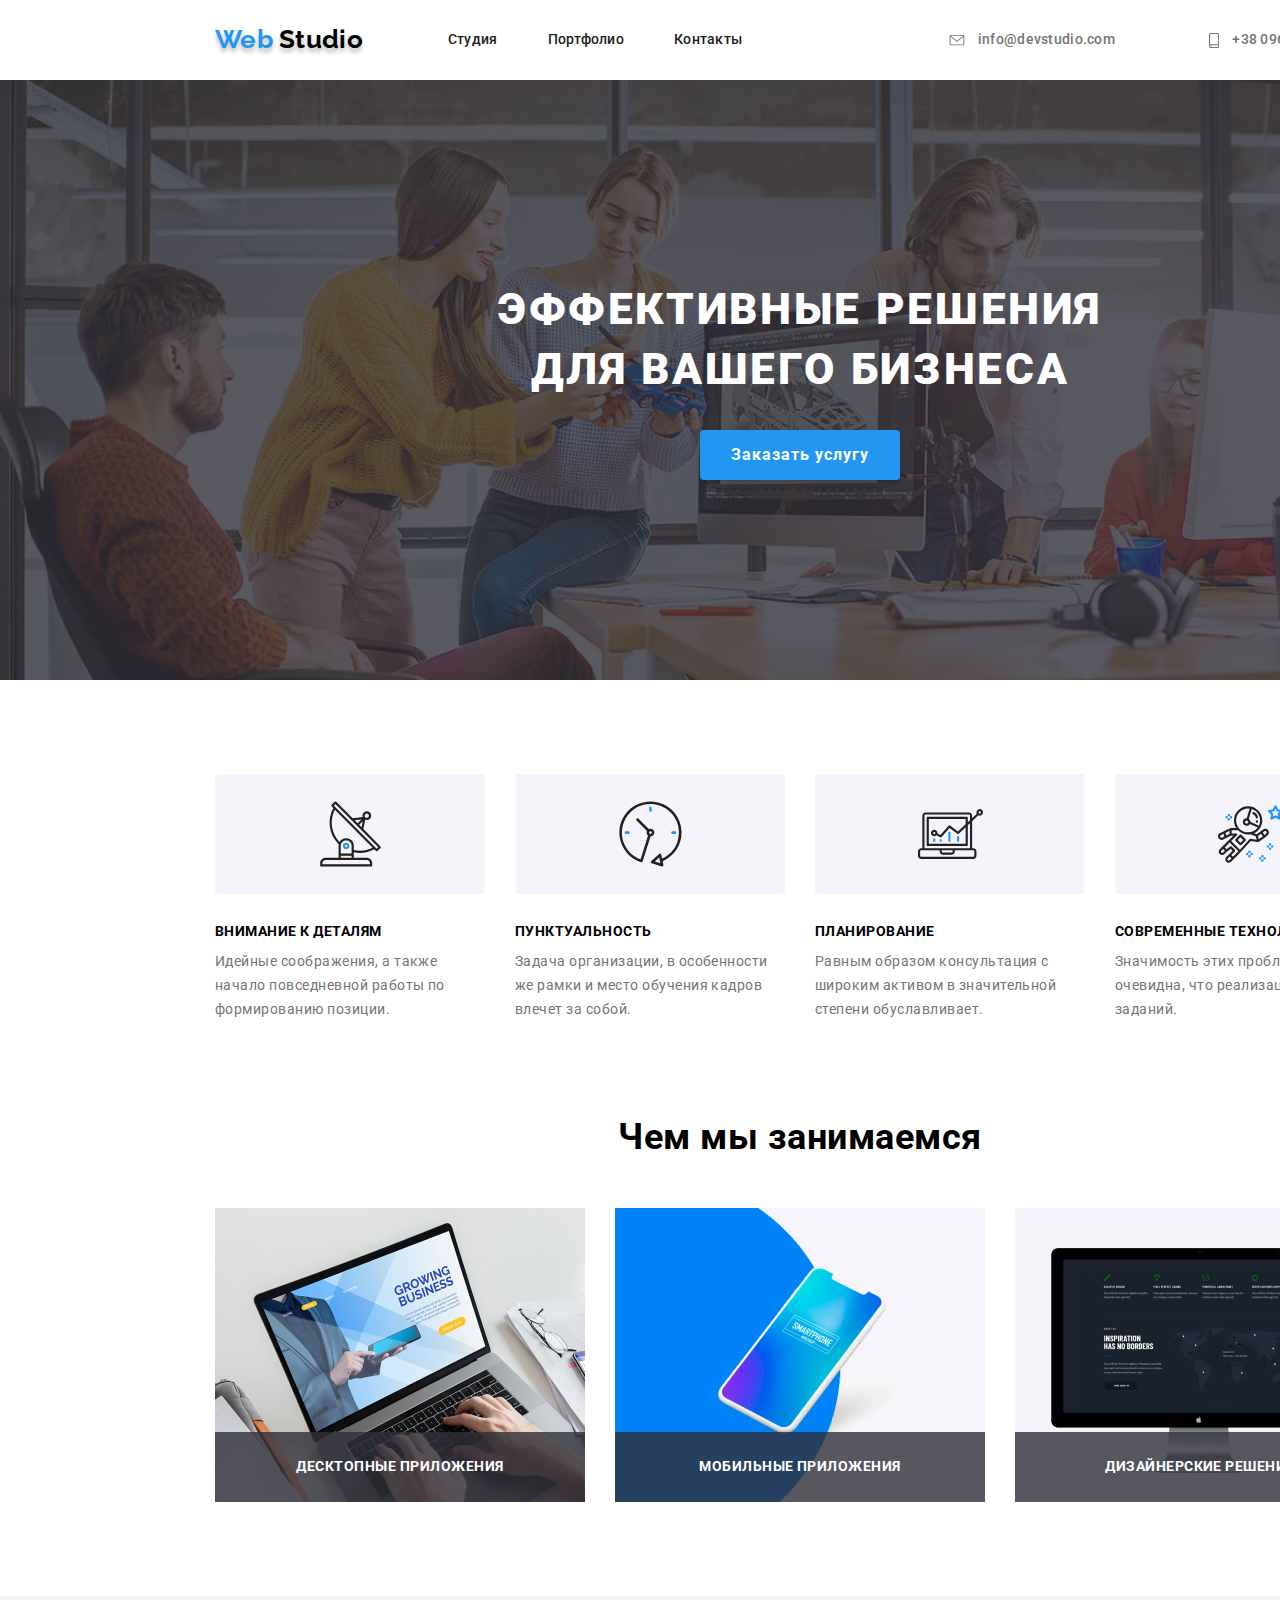
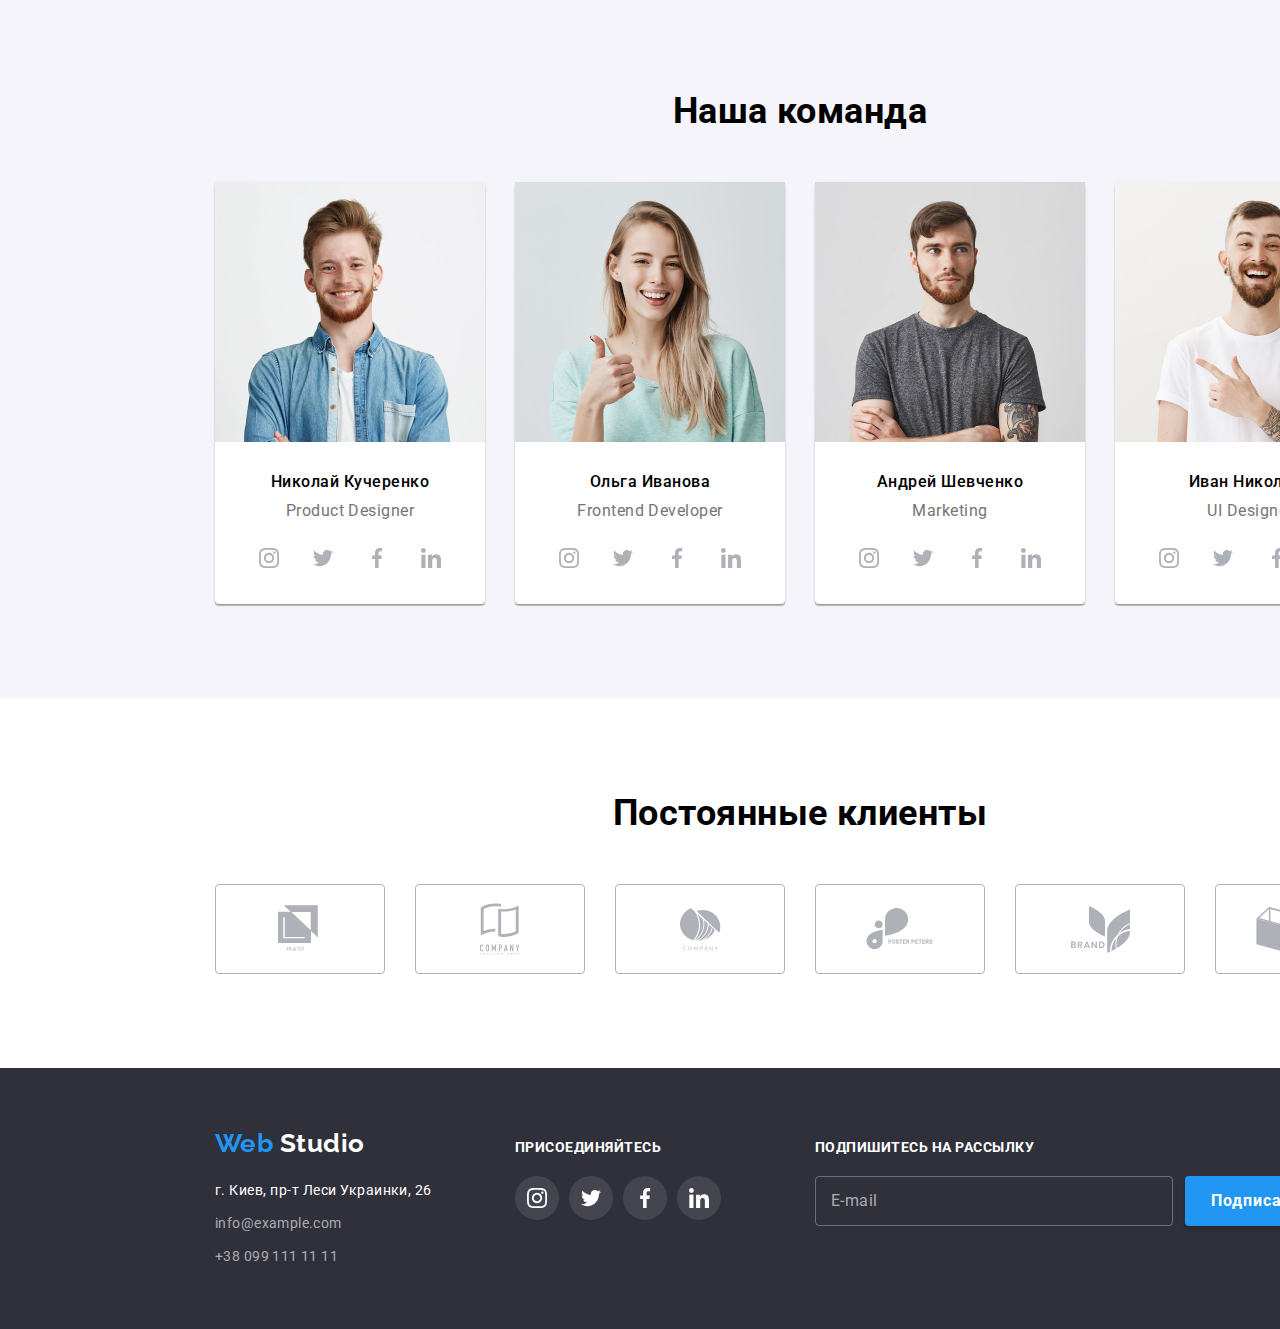
<file: index.html>
<!DOCTYPE html>
<html lang="ru">
  <head>
    <meta charset="UTF-8" />
    <meta http-equiv="X-UA-Compatible" content="IE=edge" />
    <meta name="viewport" content="width=device-width, initial-scale=1.0" />
    <link
      rel="stylesheet"
      href="https://fonts.googleapis.com/css2?family=Raleway:wght@700&family=Roboto:wght@400;500;700;900&display=swap"
    />
    <link rel="stylesheet" href="./css/main.min.css" />
    <title>Web Studio</title>
  </head>
  <body>
    <header id="header">
      <div class="container">
        <nav class="nav">
          <a class="logo" href="./index.html">
            <span class="accent-logo">Web</span> Studio</a
          >
          <ul class="nav-main">
            <li class="item"><a href="#">Студия</a></li>
            <li class="item"><a href="#">Портфолио</a></li>
            <li class="item"><a href="#">Контакты</a></li>
          </ul>
        </nav>
        <ul class="main-nav-contacts">
          <li class="item">
            <a href="mailto:info@example.com" target="_blank">
              <svg class="icon-contacts icon-envelope" width="16" height="11">
                <use href="./images/symbol-defs.svg#icon-envelope"></use>
              </svg>
              info@devstudio.com</a
            >
          </li>
          <li class="item">
            <a href="tel:+380961111122">
              <svg class="icon-contacts icon-smartphone" width="10" height="15">
                <use href="./images/symbol-defs.svg#icon-smartphone"></use>
              </svg>
              +38 096 111 11 22</a
            >
          </li>
        </ul>
      </div>
    </header>
    <main>
      <section class="hero">
        <div class="hero-container">
          <h1>Эффективные решения для вашего бизнеса</h1>
          <button class="main-button" type="button" data-modal-open>
            Заказать услугу
          </button>
        </div>
      </section>
      <section class="benefits">
        <div class="container benefits-content">
          <h2>О нас</h2>
          <ul class="benefits-list">
            <li class="benefits-item">
              <div class="benefits-icon">
                <svg class="icon" width="65" height="70">
                  <use href="./images/symbol-defs.svg#icon-antenna-1"></use>
                </svg>
              </div>
              <h3>Внимание к деталям</h3>
              <p>
                Идейные соображения, а также начало повседневной работы по
                формированию позиции.
              </p>
            </li>
            <li class="benefits-item">
              <div class="benefits-icon">
                <svg class="icon" width="65" height="70">
                  <use href="./images/symbol-defs.svg#icon-clock-1"></use>
                </svg>
              </div>
              <h3>Пунктуальность</h3>
              <p>
                Задача организации, в особенности же рамки и место обучения
                кадров влечет за собой.
              </p>
            </li>
            <li class="benefits-item">
              <div class="benefits-icon">
                <svg class="icon" width="65" height="70">
                  <use href="./images/symbol-defs.svg#icon-diagram-1"></use>
                </svg>
              </div>
              <h3>Планирование</h3>
              <p>
                Равным образом консультация с широким активом в значительной
                степени обуславливает.
              </p>
            </li>
            <li class="benefits-item">
              <div class="benefits-icon">
                <svg class="icon" width="65" height="70">
                  <use href="./images/symbol-defs.svg#icon-astronaut-1"></use>
                </svg>
              </div>
              <h3>Современные технологии</h3>
              <p>
                Значимость этих проблем настолько очевидна, что реализация
                плановых заданий.
              </p>
            </li>
          </ul>
        </div>
      </section>
      <section class="program">
        <div class="container program-content">
          <h2>Чем мы занимаемся</h2>
          <ul class="list">
            <li class="item">
              <img
                src="images/1.jpg"
                alt="Десктопные приложения"
                width="370"
              /><b>Десктопные приложения</b>
            </li>
            <li class="item">
              <img
                src="images/2.jpg"
                alt="Мобильные приложения"
                width="370"
              /><b>Мобильные приложения</b>
            </li>
            <li class="item">
              <img
                src="images/3.jpg"
                alt="Дизайнерские решения"
                width="370"
              /><b>Дизайнерские решения</b>
            </li>
          </ul>
        </div>
      </section>
      <section class="team">
        <div class="container team-content">
          <h2>Наша команда</h2>
          <ul class="list">
            <li class="item">
              <img src="images/1-1.jpg" alt="фотография" width="270" />
              <h3>Николай Кучеренко</h3>
              <p>Product Designer</p>
              <ul class="social-list">
                <li class="social-item">
                  <a href="https://www.instagram.com/" target="_blank">
                    <svg class="social-link">
                      <use
                        href="./images/symbol-defs.svg#icon-instagram"
                      ></use></svg
                  ></a>
                </li>
                <li class="social-item">
                  <a href="https://twitter.com/" target="_blank">
                    <svg class="social-link">
                      <use href="./images/symbol-defs.svg#icon-twitter"></use>
                    </svg>
                  </a>
                </li>
                <li class="social-item">
                  <a href="https://www.facebook.com/" target="_blank">
                    <svg class="social-link">
                      <use href="./images/symbol-defs.svg#icon-facebook"></use>
                    </svg>
                  </a>
                </li>
                <li class="social-item">
                  <a href="https://www.linkedin.com/" target="_blank">
                    <svg class="social-link">
                      <use href="./images/symbol-defs.svg#icon-linkedin"></use>
                    </svg>
                  </a>
                </li>
              </ul>
            </li>
            <li class="item">
              <img src="images/1-2.jpg" alt="фотография" width="270" />
              <h3>Ольга Иванова</h3>
              <p>Frontend Developer</p>
              <ul class="social-list">
                <li class="social-item">
                  <a href="https://www.instagram.com/" target="_blank">
                    <svg class="social-link">
                      <use href="./images/symbol-defs.svg#icon-instagram"></use>
                    </svg>
                  </a>
                </li>
                <li class="social-item">
                  <a href="https://twitter.com/" target="_blank">
                    <svg class="social-link">
                      <use href="./images/symbol-defs.svg#icon-twitter"></use>
                    </svg>
                  </a>
                </li>
                <li class="social-item">
                  <a href="https://www.facebook.com/" target="_blank">
                    <svg class="social-link">
                      <use href="./images/symbol-defs.svg#icon-facebook"></use>
                    </svg>
                  </a>
                </li>
                <li class="social-item">
                  <a href="https://www.linkedin.com/" target="_blank">
                    <svg class="social-link">
                      <use href="./images/symbol-defs.svg#icon-linkedin"></use>
                    </svg>
                  </a>
                </li>
              </ul>
            </li>
            <li class="item">
              <img src="images/1-3.jpg" alt="фотография" width="270" />
              <h3>Андрей Шевченко</h3>
              <p>Marketing</p>
              <ul class="social-list">
                <li class="social-item">
                  <a href="https://www.instagram.com/" target="_blank">
                    <svg class="social-link">
                      <use
                        href="./images/symbol-defs.svg#icon-instagram"
                      ></use></svg
                  ></a>
                </li>
                <li class="social-item">
                  <a href="https://twitter.com/" target="_blank">
                    <svg class="social-link">
                      <use href="./images/symbol-defs.svg#icon-twitter"></use>
                    </svg>
                  </a>
                </li>
                <li class="social-item">
                  <a href="https://www.facebook.com/" target="_blank">
                    <svg class="social-link">
                      <use href="./images/symbol-defs.svg#icon-facebook"></use>
                    </svg>
                  </a>
                </li>
                <li class="social-item">
                  <a href="https://www.linkedin.com/" target="_blank">
                    <svg class="social-link">
                      <use href="./images/symbol-defs.svg#icon-linkedin"></use>
                    </svg>
                  </a>
                </li>
              </ul>
            </li>
            <li class="item">
              <img src="images/1-4.jpg" alt="фотография" width="270" />
              <h3>Иван Николаев</h3>
              <p>UI Designer</p>
              <ul class="social-list">
                <li class="social-item">
                  <a href="https://www.instagram.com/" target="_blank">
                    <svg class="social-link">
                      <use
                        href="./images/symbol-defs.svg#icon-instagram"
                      ></use></svg
                  ></a>
                </li>
                <li class="social-item">
                  <a href="https://twitter.com/" target="_blank">
                    <svg class="social-link">
                      <use href="./images/symbol-defs.svg#icon-twitter"></use>
                    </svg>
                  </a>
                </li>
                <li class="social-item">
                  <a href="https://www.facebook.com/" target="_blank">
                    <svg class="social-link">
                      <use href="./images/symbol-defs.svg#icon-facebook"></use>
                    </svg>
                  </a>
                </li>
                <li class="social-item">
                  <a href="https://www.linkedin.com/" target="_blank">
                    <svg class="social-link">
                      <use href="./images/symbol-defs.svg#icon-linkedin"></use>
                    </svg>
                  </a>
                </li>
              </ul>
            </li>
          </ul>
        </div>
      </section>
      <section class="clients">
        <div class="container clients-content">
          <h2>Постоянные клиенты</h2>
          <ul class="list">
            <li class="item">
              <a href="#" target="_blank">
                <svg class="clients-logo" width="44" height="49">
                  <use href="./images/symbol-defs.svg#icon-logo-1"></use>
                </svg>
              </a>
            </li>
            <li class="item">
              <a href="#" target="_blank">
                <svg class="clients-logo" width="40" height="52">
                  <use href="./images/symbol-defs.svg#icon-logo-2"></use>
                </svg>
              </a>
            </li>
            <li class="item">
              <a href="#" target="_blank">
                <svg class="clients-logo" width="41" height="43">
                  <use href="./images/symbol-defs.svg#icon-logo-3"></use>
                </svg>
              </a>
            </li>
            <li class="item">
              <a href="#" target="_blank">
                <svg class="clients-logo" width="80" height="42">
                  <use href="./images/symbol-defs.svg#icon-logo-4"></use>
                </svg>
              </a>
            </li>
            <li class="item">
              <a href="#" target="_blank">
                <svg class="clients-logo" width="59" height="47">
                  <use href="./images/symbol-defs.svg#icon-logo-5"></use>
                </svg>
              </a>
            </li>
            <li class="item">
              <a href="#" target="_blank">
                <svg class="clients-logo" width="88" height="45">
                  <use href="./images/symbol-defs.svg#icon-logo-6"></use>
                </svg>
              </a>
            </li>
          </ul>
        </div>
      </section>
    </main>
    <footer id="footer">
      <div class="container">
        <div>
          <a class="logo-bottom" href="index.html">
            <span class="accent-logo">Web</span> Studio</a
          >
          <address>
            г. Киев, пр-т Леси Украинки, 26 <br />
            <a href="mailto:info@example.com">info@example.com</a>
            <a href="tel:+380991111111">+38 099 111 11 11</a>
          </address>
        </div>
        <div class="social">
          <b>Присоединяйтесь</b>
          <ul class="social-list">
            <li class="social-item">
              <a href="https://www.instagram.com/" target="_blank">
                <svg class="social-link">
                  <use
                    href="./images/symbol-defs.svg#icon-instagram"
                  ></use></svg
              ></a>
            </li>
            <li class="social-item">
              <a href="https://twitter.com/" target="_blank">
                <svg class="social-link">
                  <use href="./images/symbol-defs.svg#icon-twitter"></use>
                </svg>
              </a>
            </li>
            <li class="social-item">
              <a href="https://www.facebook.com/" target="_blank">
                <svg class="social-link">
                  <use href="./images/symbol-defs.svg#icon-facebook"></use>
                </svg>
              </a>
            </li>
            <li class="social-item">
              <a href="https://www.linkedin.com/" target="_blank">
                <svg class="social-link">
                  <use href="./images/symbol-defs.svg#icon-linkedin"></use>
                </svg>
              </a>
            </li>
          </ul>
        </div>
        <form class="subscribe">
          <b>Подпишитесь на рассылку</b>
          <div class="box-input">
            <input type="email" name="email" id="user-email" placeholder=" " />
            <label for="user-email">E-mail</label>
          </div>
          <button class="main-button" type="submit">
            Подписаться
            <svg class="send-icon" width="24" height="24">
              <use href="./images/symbol-defs.svg#icon-icon-send"></use>
            </svg>
          </button>
        </form>
      </div>
    </footer>

    <div class="backdrop is-hidden" data-modal>
      <div class="modal">
        <h3>Оставьте свои данные, мы вам перезвоним</h3>
        <form class="form">
          <label class="form-field">
            <input type="text" />
            <span class="form-label">Имя</span>
            <svg class="modal-icons" width="18" height="18">
              <use href="./images/symbol-defs.svg#icon-modal-person"></use>
            </svg>
          </label>
          <label class="form-field">
            <input type="tel" />
            <span class="form-label">Телефон</span>
            <svg class="modal-icons" width="18" height="18">
              <use href="./images/symbol-defs.svg#icon-modal-phone"></use>
            </svg>
          </label>
          <label class="form-field">
            <input type="email" />
            <span class="form-label">Почта</span>
            <svg class="modal-icons" width="18" height="18">
              <use href="./images/symbol-defs.svg#icon-modal-email"></use>
            </svg>
          </label>
          <textarea
            name="Comment"
            style="width: 448px; min-height: 120px"
            placeholder="Комментарий"
          ></textarea>
          <label class="checkbox">
            <input type="checkbox" />
            Соглашаюсь с рассылкой и принимаю
            <a class="agreement" href="#">Условия договора</a>
            <span class="checkbox-icon"></span>
          </label>
          <button class="main-button" type="submit">Отправить</button>
        </form>
        <div>
          <button class="close-button" type="button" data-modal-close>
            <svg class="close-icon" width="11" height="11">
              <use href="./images/symbol-defs.svg#icon-close-icon"></use>
            </svg>
          </button>
        </div>
      </div>
    </div>

    <script src="./js/modal.js"></script>
  </body>
</html>
</file>
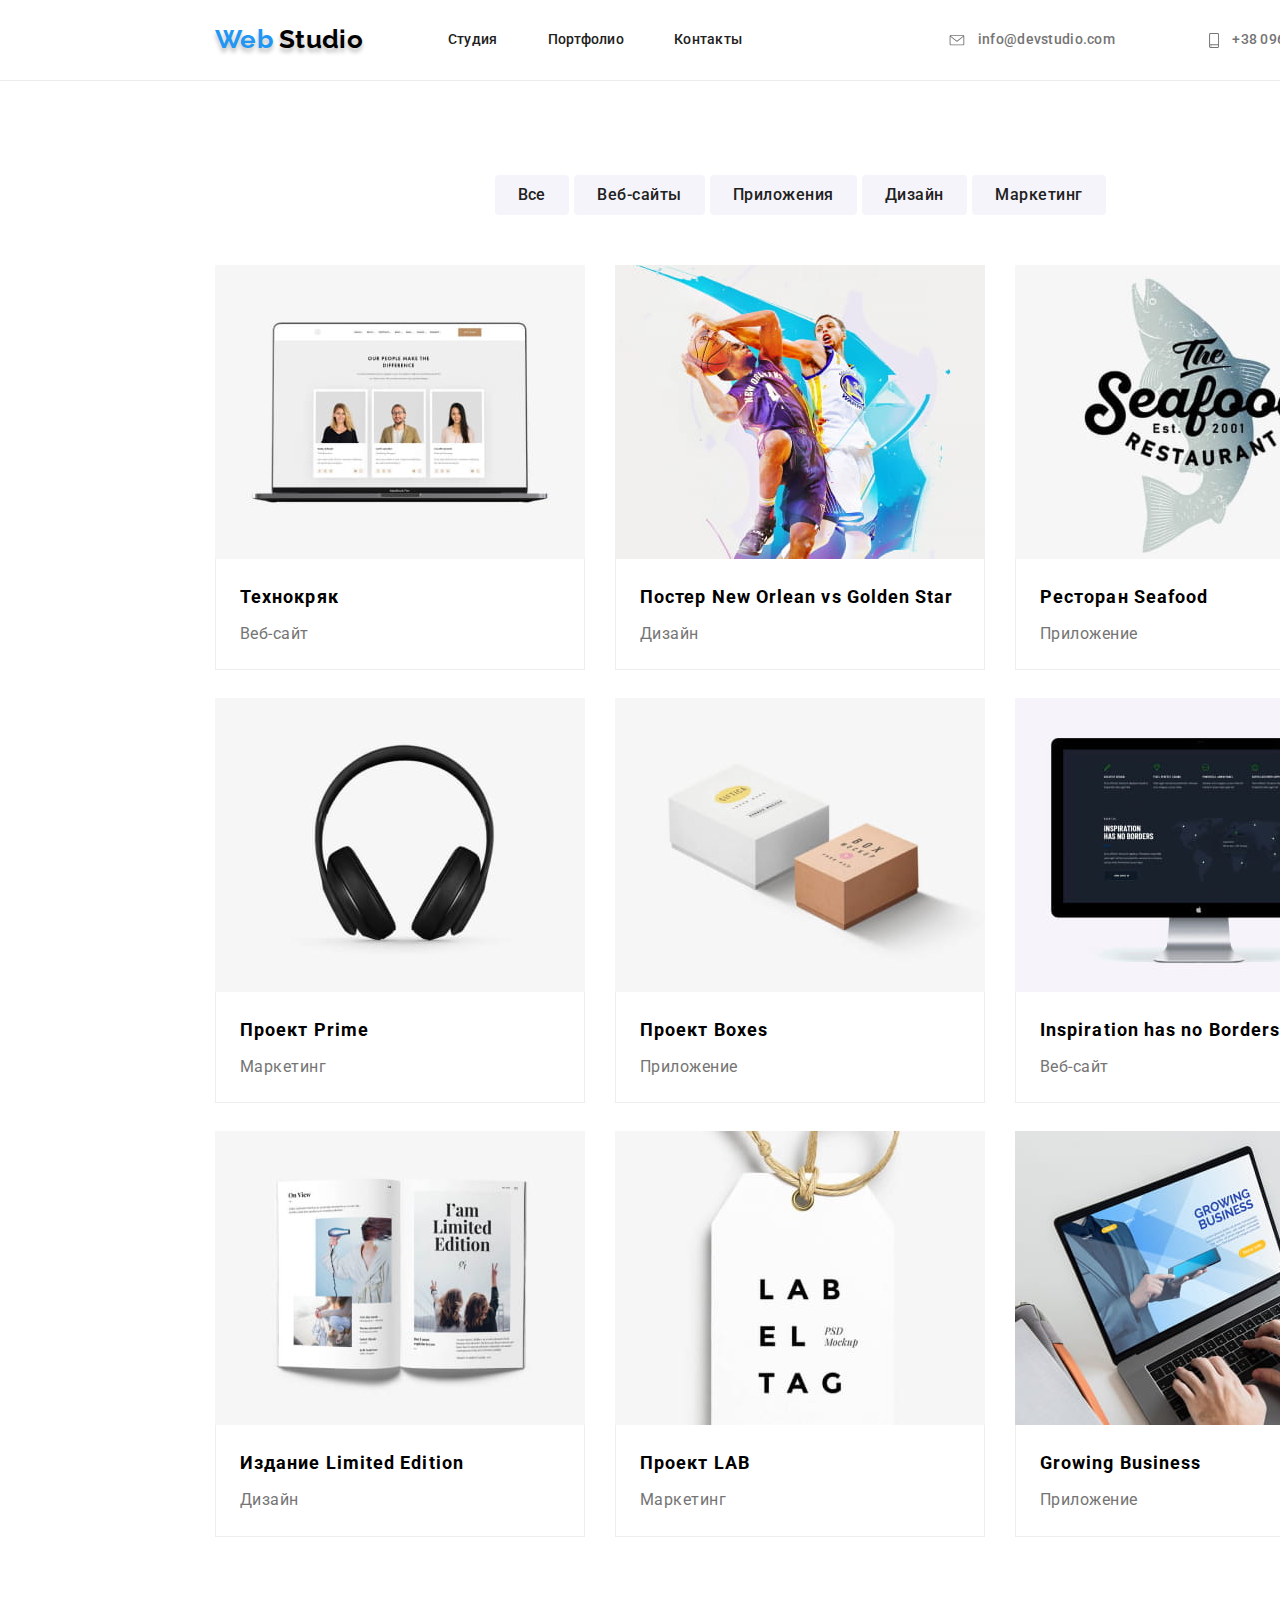
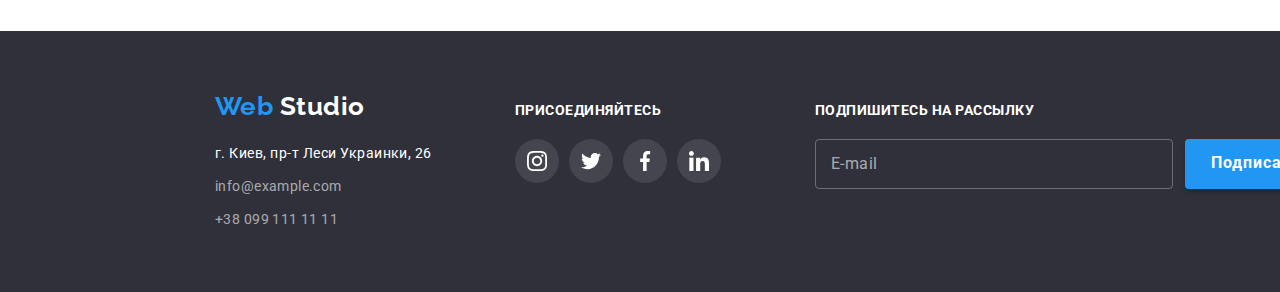
<file: partfolio-page.html>
<!DOCTYPE html>
<html lang="ru">
  <head>
    <meta charset="UTF-8" />
    <meta http-equiv="X-UA-Compatible" content="IE=edge" />
    <meta name="viewport" content="width=\, initial-scale=1.0" />
    <link
      rel="stylesheet"
      href="https://fonts.googleapis.com/css2?family=Raleway:wght@700&family=Roboto:wght@400;500;700;900&display=swap"
    />
    <link rel="stylesheet" href="./css/main.min.css" />
    <title>Portfolio</title>
  </head>
  <body>
    <header id="header">
      <div class="container">
        <nav class="nav">
          <a class="logo" href="./index.html">
            <span class="accent-logo">Web</span> Studio</a
          >
          <ul class="nav-main">
            <li class="item"><a href="#">Студия</a></li>
            <li class="item"><a href="#">Портфолио</a></li>
            <li class="item"><a href="#">Контакты</a></li>
          </ul>
        </nav>
        <ul class="main-nav-contacts">
          <li class="item">
            <a href="mailto:info@example.com" target="_blank">
              <svg class="icon-contacts icon-envelope" width="16" height="11">
                <use href="./images/symbol-defs.svg#icon-envelope"></use>
              </svg>
              info@devstudio.com</a
            >
          </li>
          <li class="item">
            <a href="tel:+380961111122">
              <svg class="icon-contacts icon-smartphone" width="10" height="15">
                <use href="./images/symbol-defs.svg#icon-smartphone"></use>
              </svg>
              +38 096 111 11 22</a
            >
          </li>
        </ul>
      </div>
    </header>
    <main>
      <section id="projects">
        <div class="container projects-content">
          <h2>Наши проекты</h2>
          <ul class="projects-filter-list">
            <li>
              <button type="button">Все</button>
            </li>
            <li>
              <button type="button">Веб-сайты</button>
            </li>
            <li>
              <button type="button">Приложения</button>
            </li>
            <li>
              <button type="button">Дизайн</button>
            </li>
            <li>
              <button type="button">Маркетинг</button>
            </li>
          </ul>
          <ul class="projects-examples-list">
            <li class="cards">
              <div class="cards-image">
                <img
                  src="./images/img-1.jpg"
                  alt="Проект Технокряк"
                  width="370"
                  height="294"
                />
                <div class="cards-description">
                  <p>
                    Технокряк это современная площадка распространения
                    коронавируса. Компании используют эту платформу для
                    цифрового шпионажа и атак на защищённые сервера конкурентов.
                  </p>
                </div>
              </div>

              <div class="caption">
                <h3>Технокряк</h3>
                <p>Веб-сайт</p>
              </div>
            </li>
            <li class="cards">
              <div class="cards-image">
                <img
                  src="./images/img-2.jpg"
                  alt="Постер"
                  width="370"
                  height="294"
                />
                <div class="cards-description">
                  <p>
                    Lorem ipsum dolor sit amet consectetur adipisicing elit.
                    Laboriosam natus debitis provident eos, quis nesciunt veniam
                    nam earum nostrum commodi?
                  </p>
                </div>
              </div>
              <div class="caption">
                <h3>Постер New Orlean vs Golden Star</h3>
                <p>Дизайн</p>
              </div>
            </li>
            <li class="cards">
              <div class="cards-image">
                <img
                  src="./images/img-3.jpg"
                  alt="логотип ресторана"
                  width="370"
                  height="294"
                />
                <div class="cards-description">
                  <p>
                    Lorem ipsum dolor sit amet, consectetur adipisicing elit.
                    Molestiae porro ea magni dolor praesentium sit, minima sint
                    culpa nesciunt exercitationem, doloribus voluptates, quod
                    laudantium vero.
                  </p>
                </div>
              </div>
              <div class="caption">
                <h3>Ресторан Seafood</h3>
                <p>Приложение</p>
              </div>
            </li>
            <li class="cards">
              <div class="cards-image">
                <img
                  src="./images/img-4.jpg"
                  alt="Проект"
                  width="370"
                  height="294"
                />
                <div class="cards-description">
                  <p>
                    Lorem ipsum dolor sit, amet consectetur adipisicing elit.
                    Ab, expedita illum. Nemo harum veritatis perferendis iure?
                    Iste dolorem ab doloribus debitis praesentium?
                  </p>
                </div>
              </div>
              <div class="caption">
                <h3>Проект Prime</h3>
                <p>Маркетинг</p>
              </div>
            </li>
            <li class="cards">
              <div class="cards-image">
                <img
                  src="./images/img-5.jpg"
                  alt="Проект"
                  width="370"
                  height="294"
                />
                <div class="cards-description">
                  <p>
                    Lorem ipsum dolor sit amet consectetur adipisicing elit.
                    Explicabo ab vel perspiciatis animi illum possimus ad magnam
                    eveniet reiciendis!
                  </p>
                </div>
              </div>
              <div class="caption">
                <h3>Проект Boxes</h3>
                <p>Приложение</p>
              </div>
            </li>
            <li class="cards">
              <div class="cards-image">
                <img
                  src="./images/img-6.jpg"
                  alt="Сайт"
                  width="370"
                  height="294"
                />
                <div class="cards-description">
                  <p>
                    Lorem ipsum dolor sit amet consectetur, adipisicing elit.
                    Voluptatum facilis eius placeat nisi, asperiores non enim
                    quasi dignissimos aliquam autem beatae odio eveniet in
                    ipsum!
                  </p>
                </div>
              </div>
              <div class="caption">
                <h3>Inspiration has no Borders</h3>
                <p>Веб-сайт</p>
              </div>
            </li>
            <li class="cards">
              <div class="cards-image">
                <img
                  src="./images/img-7.jpg"
                  alt="Издание"
                  width="370"
                  height="294"
                />
                <div class="cards-description">
                  <p>
                    Lorem ipsum dolor sit amet consectetur adipisicing elit. Eos
                    ex omnis sint dolore? Libero sed facilis laborum, laboriosam
                    ratione officia.
                  </p>
                </div>
              </div>
              <div class="caption">
                <h3>Издание Limited Edition</h3>
                <p>Дизайн</p>
              </div>
            </li>
            <li class="cards">
              <div class="cards-image">
                <img
                  src="./images/img-8.jpg"
                  alt="Проект"
                  width="370"
                  height="294"
                />
                <div class="cards-description">
                  <p>
                    Lorem ipsum, dolor sit amet consectetur adipisicing elit.
                    Eum ea sed nam! Dolore natus incidunt eveniet enim animi,
                    aperiam porro qui, tempore a consectetur error.
                  </p>
                </div>
              </div>
              <div class="caption">
                <h3>Проект LAB</h3>
                <p>Маркетинг</p>
              </div>
            </li>
            <li class="cards">
              <div class="cards-image">
                <img
                  src="./images/img-9.jpg"
                  alt="Приложение"
                  width="370"
                  height="294"
                />
                <div class="cards-description">
                  <p>
                    Lorem ipsum dolor sit amet consectetur adipisicing elit.
                    Earum, optio tenetur, esse nulla beatae corporis repellat
                    nihil sit dolor non, quas facere delectus.
                  </p>
                </div>
              </div>
              <div class="caption">
                <h3>Growing Business</h3>
                <p>Приложение</p>
              </div>
            </li>
          </ul>
        </div>
      </section>
    </main>
    <footer id="footer">
      <div class="container">
        <div>
          <a class="logo-bottom" href="index.html">
            <span class="accent-logo">Web</span> Studio</a
          >
          <address>
            г. Киев, пр-т Леси Украинки, 26 <br />
            <a href="mailto:info@example.com">info@example.com</a>
            <a href="tel:+380991111111">+38 099 111 11 11</a>
          </address>
        </div>
        <div class="social">
          <b>Присоединяйтесь</b>
          <ul class="social-list">
            <li class="social-item">
              <a href="https://www.instagram.com/" target="_blank">
                <svg class="social-link">
                  <use
                    href="./images/symbol-defs.svg#icon-instagram"
                  ></use></svg
              ></a>
            </li>
            <li class="social-item">
              <a href="https://twitter.com/" target="_blank">
                <svg class="social-link">
                  <use href="./images/symbol-defs.svg#icon-twitter"></use>
                </svg>
              </a>
            </li>
            <li class="social-item">
              <a href="https://www.facebook.com/" target="_blank">
                <svg class="social-link">
                  <use href="./images/symbol-defs.svg#icon-facebook"></use>
                </svg>
              </a>
            </li>
            <li class="social-item">
              <a href="https://www.linkedin.com/" target="_blank">
                <svg class="social-link">
                  <use href="./images/symbol-defs.svg#icon-linkedin"></use>
                </svg>
              </a>
            </li>
          </ul>
        </div>
        <form class="subscribe">
          <b>Подпишитесь на рассылку</b>
          <div class="box-input">
            <input type="email" name="email" id="user-email" placeholder=" " />
            <label for="user-email">E-mail</label>
          </div>
          <button class="main-button" type="submit">
            Подписаться
            <svg class="send-icon" width="24" height="24">
              <use href="./images/symbol-defs.svg#icon-icon-send"></use>
            </svg>
          </button>
        </form>
      </div>
    </footer>
  </body>
</html>
</file>
<file: css/main.min.css>
/*! modern-normalize v1.1.0 | MIT License | https://github.com/sindresorhus/modern-normalize */*,::before,::after{-webkit-box-sizing:border-box;box-sizing:border-box}html{line-height:1.15;-webkit-text-size-adjust:100%;-moz-tab-size:4;-o-tab-size:4;tab-size:4}body{margin:0;font-family:system-ui,-apple-system,"Segoe UI",Roboto,Helvetica,Arial,sans-serif,"Apple Color Emoji","Segoe UI Emoji"}hr{height:0;color:inherit}abbr[title]{-webkit-text-decoration:underline dotted;text-decoration:underline dotted}b,strong{font-weight:bolder}code,kbd,samp,pre{font-family:ui-monospace,SFMono-Regular,Consolas,"Liberation Mono",Menlo,monospace;font-size:1em}small{font-size:80%}sub,sup{font-size:75%;line-height:0;position:relative;vertical-align:baseline}sub{bottom:-0.25em}sup{top:-0.5em}table{text-indent:0;border-color:inherit}button,input,optgroup,select,textarea{font-family:inherit;font-size:100%;line-height:1.15;margin:0}button,select{text-transform:none}button,[type=button],[type=reset],[type=submit]{-webkit-appearance:button}::-moz-focus-inner{border-style:none;padding:0}:-moz-focusring{outline:1px dotted ButtonText}:-moz-ui-invalid{box-shadow:none}legend{padding:0}progress{vertical-align:baseline}::-webkit-inner-spin-button,::-webkit-outer-spin-button{height:auto}[type=search]{-webkit-appearance:textfield;outline-offset:-2px}::-webkit-search-decoration{-webkit-appearance:none}::-webkit-file-upload-button{-webkit-appearance:button;font:inherit}summary{display:list-item}.logo-bottom,.logo{font-family:"Raleway",sans-serif;font-weight:700;font-size:26px;line-height:1.2}html{-webkit-box-sizing:border-box;box-sizing:border-box;width:1600px;margin:auto}*,* ::before,* ::after{-webkit-box-sizing:border-box;box-sizing:border-box}body{margin:0px;background-color:var(--primary-backgroud-color);color:var(--primary-text-color);font-family:"Roboto",sans-serif;font-style:normal;letter-spacing:.03em}.container{width:1200px;margin:0px auto;padding:0 15px}ul{list-style:none;padding:0;margin-top:0;margin-bottom:0}a{text-decoration:none}h2{font-weight:700;font-size:36px;line-height:1.17;text-align:center;margin:0 0 50px 0}img{display:block}.main-button{display:block;width:200px;min-height:50px;margin:0 auto;border:2px solid rgba(0,0,0,0);border-radius:4px;-webkit-box-shadow:0px 4px 4px rgba(0,0,0,.15);box-shadow:0px 4px 4px rgba(0,0,0,.15);background-color:#2196f3;color:#fff;font-family:"Roboto";font-weight:700;font-size:16px;line-height:1.88;text-align:center;letter-spacing:.06em;-webkit-transition-property:"background-color, border";transition-property:"background-color, border";-webkit-transition-duration:250ms;transition-duration:250ms;-webkit-transition-timing-function:cubic-bezier(0.4, 0, 0.2, 1);transition-timing-function:cubic-bezier(0.4, 0, 0.2, 1)}.main-button:hover{cursor:pointer;background-color:#188ce8;border:2px solid #188ce8}.logo{margin-right:85px;color:#000;text-shadow:0px 4px 4px rgba(0,0,0,.25)}.logo-bottom{display:block;margin:0 0 20px;color:#fff}.accent-logo{color:#2196f3}header>.container{display:-webkit-box;display:-ms-flexbox;display:flex;-webkit-box-align:center;-ms-flex-align:center;align-items:center;-webkit-box-pack:justify;-ms-flex-pack:justify;justify-content:space-between}.nav{display:-webkit-box;display:-ms-flexbox;display:flex;-webkit-box-align:center;-ms-flex-align:center;align-items:center;font-weight:500;font-size:14px;line-height:1.14;letter-spacing:.02em}.nav-main{display:-webkit-box;display:-ms-flexbox;display:flex;width:294px;padding:0px}.nav-main a{color:#212121;-webkit-transition-property:color;transition-property:color;-webkit-transition-duration:250ms;transition-duration:250ms;-webkit-transition-timing-function:cubic-bezier(0.4, 0, 0.2, 1);transition-timing-function:cubic-bezier(0.4, 0, 0.2, 1)}.nav-main .item{position:relative;padding:32px 0}.nav-main .item:not(:last-child){margin-right:50px}.nav-main .item::before{content:"";position:absolute;width:100%;height:4px;bottom:0;background-color:rgba(0,0,0,0);border-radius:2px;-webkit-transition-property:background-color;transition-property:background-color;-webkit-transition-duration:250ms;transition-duration:250ms;-webkit-transition-timing-function:cubic-bezier(0.4, 0, 0.2, 1);transition-timing-function:cubic-bezier(0.4, 0, 0.2, 1)}.nav-main .item:hover::before{background-color:#2196f3}.main-nav-contacts{display:-webkit-box;display:-ms-flexbox;display:flex;margin:0px;padding:0px;font-weight:500;font-size:14px;line-height:1.14;letter-spacing:.02em}.main-nav-contacts .item{padding:32px}.main-nav-contacts .item a{color:#757575;-webkit-transition-property:color;transition-property:color;-webkit-transition-duration:250ms;transition-duration:250ms;-webkit-transition-timing-function:cubic-bezier(0.4, 0, 0.2, 1);transition-timing-function:cubic-bezier(0.4, 0, 0.2, 1)}.main-nav-contacts .item a .icon-contacts{vertical-align:middle;fill:#757575;margin-right:10px;-webkit-transition-property:fill;transition-property:fill;-webkit-transition-duration:250ms;transition-duration:250ms;-webkit-transition-timing-function:cubic-bezier(0.4, 0, 0.2, 1);transition-timing-function:cubic-bezier(0.4, 0, 0.2, 1)}.main-nav-contacts .item:not(:last-child){margin-right:30px}.main-nav-contacts .item:hover svg,.main-nav-contacts .item:focus svg{fill:#2196f3}#header .item:hover a,#header .item:focus a{color:#2196f3}.hero-container{height:600px;text-align:center;background-color:#757575;background-repeat:no-repeat;background-size:cover;background-image:-webkit-gradient(linear, left top, left bottom, from(rgba(47, 48, 58, 0.8)), to(rgba(47, 48, 58, 0.8))),url(../images/header.jpg);background-image:linear-gradient(rgba(47, 48, 58, 0.8), rgba(47, 48, 58, 0.8)),url(../images/header.jpg)}.hero-container h1{display:inline-block;margin:200px auto 30px;width:696px;color:#fff;font-weight:900;font-size:44px;line-height:1.36;letter-spacing:.06em;text-transform:uppercase}.benefits-content{padding-top:94px;padding-bottom:0px}.benefits-content h2{display:none}.benefits-list{display:-webkit-box;display:-ms-flexbox;display:flex;-webkit-box-pack:justify;-ms-flex-pack:justify;justify-content:space-between;margin:0px;padding:0px}.benefits-list .benefits-item{width:270px}.benefits-icon{position:relative;width:270px;height:120px;background-color:#f5f4fa;border:1px solid rgba(0,0,0,0);border-radius:4px}.benefits-icon .icon{position:absolute;top:50%;-webkit-transform:translateY(-50%);transform:translateY(-50%);left:0;right:0;margin:auto;text-align:center}.benefits h3{font-weight:700;font-size:14px;line-height:1.14;text-transform:uppercase;margin:30px 0 0 0}.benefits p{color:#757575;font-weight:400;font-size:14px;line-height:1.71;margin:10px 0 0 0}.program-content{padding-top:94px;padding-bottom:94px}.program .list{display:-webkit-box;display:-ms-flexbox;display:flex;-webkit-box-pack:justify;-ms-flex-pack:justify;justify-content:space-between}.program .list .item{position:relative}.program b{position:absolute;bottom:0;display:inline-block;width:370px;padding:27px 0;color:#fff;background-color:rgba(47,48,58,.8);font-weight:700;font-size:14px;line-height:1.14;text-transform:uppercase;text-align:center}.team{background-color:#f5f4fa}.team .team-content{padding-top:94px;padding-bottom:94px}.team .list{display:-webkit-box;display:-ms-flexbox;display:flex;-webkit-box-pack:justify;-ms-flex-pack:justify;justify-content:space-between}.team .list .item{background-color:#fff;border-radius:4px;-webkit-box-shadow:0px 1px 3px rgba(0,0,0,.12),0px 1px 1px rgba(0,0,0,.14),0px 2px 1px rgba(0,0,0,.2);box-shadow:0px 1px 3px rgba(0,0,0,.12),0px 1px 1px rgba(0,0,0,.14),0px 2px 1px rgba(0,0,0,.2)}.team h3{margin:30px 0 0 0;font-weight:500;font-size:16px;line-height:1.19;text-align:center}.team p{margin:10px 0 0 0;color:#757575;font-weight:400;font-size:16px;line-height:1.19;text-align:center}.team .social-list{display:-webkit-box;display:-ms-flexbox;display:flex;margin:16px 32px 24px;-webkit-box-pack:justify;-ms-flex-pack:justify;justify-content:space-between}.team .social-list .social-item{height:44px}.social-link{-webkit-box-sizing:content-box;box-sizing:content-box;width:20px;height:20px;fill:#afb1b8;-webkit-transition-property:fill;transition-property:fill;-webkit-transition-duration:250ms;transition-duration:250ms;-webkit-transition-timing-function:cubic-bezier(0.4, 0, 0.2, 1);transition-timing-function:cubic-bezier(0.4, 0, 0.2, 1)}.social-item a{display:-webkit-box;display:-ms-flexbox;display:flex;-webkit-box-pack:center;-ms-flex-pack:center;justify-content:center;-webkit-box-align:center;-ms-flex-align:center;align-items:center;width:44px;height:44px;border:1px solid rgba(0,0,0,0);background-color:rgba(0,0,0,0);border-radius:50%;-webkit-transition-property:background-color;transition-property:background-color;-webkit-transition-duration:250ms;transition-duration:250ms;-webkit-transition-timing-function:cubic-bezier(0.4, 0, 0.2, 1);transition-timing-function:cubic-bezier(0.4, 0, 0.2, 1)}.social-item:hover a,.social-item:focus a{background-color:#2196f3}.social-item:hover svg,.social-item:focus svg{fill:#fff}.clients-content{padding-top:94px;padding-bottom:94px}.clients .list{display:-webkit-box;display:-ms-flexbox;display:flex;-webkit-box-pack:justify;-ms-flex-pack:justify;justify-content:space-between;-webkit-box-align:center;-ms-flex-align:center;align-items:center}.clients .list a{display:-webkit-box;display:-ms-flexbox;display:flex;width:170px;height:90px;-webkit-box-pack:center;-ms-flex-pack:center;justify-content:center;-webkit-box-align:center;-ms-flex-align:center;align-items:center;border:1px solid #afb1b8;border-radius:4px;-webkit-transition-property:border;transition-property:border;-webkit-transition-duration:250ms;transition-duration:250ms;-webkit-transition-timing-function:cubic-bezier(0.4, 0, 0.2, 1);transition-timing-function:cubic-bezier(0.4, 0, 0.2, 1)}.clients-logo{fill:#afb1b8;-webkit-transition-property:fill;transition-property:fill;-webkit-transition-duration:250ms;transition-duration:250ms;-webkit-transition-timing-function:cubic-bezier(0.4, 0, 0.2, 1);transition-timing-function:cubic-bezier(0.4, 0, 0.2, 1)}.clients .list .item:hover a,.clients .list .item:focus a{border:1px solid #2196f3}.clients .list .item:hover svg,.clients .list .item:focus svg{fill:#2196f3}#footer{color:#fff;background-color:#2f303a}footer .container{display:-webkit-box;display:-ms-flexbox;display:flex;-webkit-box-align:baseline;-ms-flex-align:baseline;align-items:baseline;padding:60px 15px}address{font-style:normal;font-weight:400;font-size:14px;line-height:1.71;width:231px}address>a{display:block;margin-top:9px;color:rgba(255,255,255,.6);font-style:normal;font-weight:400;font-size:14px;line-height:1.71;letter-spacing:.03em}#footer b{margin:0 0 20px;display:inline-block;font-weight:700;font-size:14px;line-height:1.14;text-transform:uppercase}footer .social{margin-left:69px;margin-right:94px}.social .social-list{display:-webkit-box;display:-ms-flexbox;display:flex;width:206px;-webkit-box-pack:justify;-ms-flex-pack:justify;justify-content:space-between}#footer .social-link{fill:#fff}#footer .social-item a{background-color:rgba(255,255,255,.1);-webkit-transition-property:background-color;transition-property:background-color;-webkit-transition-duration:250ms;transition-duration:250ms;-webkit-transition-timing-function:cubic-bezier(0.4, 0, 0.2, 1);transition-timing-function:cubic-bezier(0.4, 0, 0.2, 1)}#footer .social-item:hover a,#footer .social-item:focus a{background-color:#2196f3}#footer form{display:-webkit-box;display:-ms-flexbox;display:flex;-webkit-box-pack:start;-ms-flex-pack:start;justify-content:flex-start;-ms-flex-wrap:wrap;flex-wrap:wrap}#footer input{width:358px;min-height:50px;border:1px solid rgba(255,255,255,.3);border-radius:4px;margin-right:12px;font-family:inherit;background-color:inherit;color:#fff}.box-input{position:relative}.box-input>label{position:absolute;top:50%;left:16px;-webkit-transform:translateY(-50%);transform:translateY(-50%);color:rgba(255,255,255,.6);font-size:16px;line-height:1.25;-webkit-transition-property:-webkit-transform;transition-property:-webkit-transform;transition-property:transform;transition-property:transform, -webkit-transform;-webkit-transition-duration:250ms;transition-duration:250ms;-webkit-transition-timing-function:cubic-bezier(0.4, 0, 0.2, 1);transition-timing-function:cubic-bezier(0.4, 0, 0.2, 1)}.box-input>input:not(:-moz-placeholder-shown)+label{transform:translate(-70px, -50%)}.box-input>input:not(:-ms-input-placeholder)+label{transform:translate(-70px, -50%)}.box-input>input:focus+label,.box-input>input:not(:placeholder-shown)+label{-webkit-transform:translate(-70px, -50%);transform:translate(-70px, -50%)}.send-icon{fill:#fff;vertical-align:middle;margin-left:10px}.backdrop{position:fixed;top:0;left:0;width:100%;min-height:100%;background-color:rgba(0,0,0,.2);opacity:1;-webkit-transition-property:opacity;transition-property:opacity;-webkit-transition-duration:250ms;transition-duration:250ms;-webkit-transition-timing-function:cubic-bezier(0.4, 0, 0.2, 1);transition-timing-function:cubic-bezier(0.4, 0, 0.2, 1)}.backdrop.is-hidden{opacity:0;pointer-events:none}.backdrop.is-hidden .modal{-webkit-transform:translate(-50%, -50%) scale(1.1);transform:translate(-50%, -50%) scale(1.1)}.modal{position:absolute;top:50%;left:50%;-webkit-transform:translate(-50%, -50%) scale(1);transform:translate(-50%, -50%) scale(1);min-height:581px;min-width:528px;padding:40px;border-radius:4px;background-color:#fff;-webkit-transition-property:-webkit-transform;transition-property:-webkit-transform;transition-property:transform;transition-property:transform, -webkit-transform;-webkit-transition-duration:250ms;transition-duration:250ms;-webkit-transition-timing-function:cubic-bezier(0.4, 0, 0.2, 1);transition-timing-function:cubic-bezier(0.4, 0, 0.2, 1)}.modal>h3{margin-top:0px;margin-bottom:30px;font-size:20px;font-weight:700;line-height:1.15;text-align:center}.form-field{position:relative;display:block;margin-bottom:28px}.form-label{position:absolute;top:50%;left:42px;-webkit-transform:translateY(-50%);transform:translateY(-50%);-webkit-transition-property:"transform, color, font-size";transition-property:"transform, color, font-size";-webkit-transition-duration:250ms;transition-duration:250ms;-webkit-transition-timing-function:cubic-bezier(0.4, 0, 0.2, 1);transition-timing-function:cubic-bezier(0.4, 0, 0.2, 1);font-size:14px;font-weight:400;line-height:1.14;letter-spacing:.01em;color:#757575}.form-field>input:focus+.form-label{-webkit-transform:translate(-25px, -40px);transform:translate(-25px, -40px);color:#2196f3;font-size:12px;line-height:1.16}.form-field>input{width:448px;min-height:40px;border:1px solid rgba(33,33,33,.2);border-radius:4px;padding-left:42px}.form-field>input:focus{outline:none;border:1px solid #2196f3}.modal-icons{position:absolute;top:50%;left:16px;-webkit-transform:translateY(-50%);transform:translateY(-50%);-webkit-transition-property:fill;transition-property:fill;-webkit-transition-duration:250ms;transition-duration:250ms;-webkit-transition-timing-function:cubic-bezier(0.4, 0, 0.2, 1);transition-timing-function:cubic-bezier(0.4, 0, 0.2, 1)}.form-field>input:focus~.modal-icons{fill:#2196f3}textarea{resize:none;border:1px solid rgba(33,33,33,.2);border-radius:4px;padding-top:12px;padding-left:16px}textarea:focus{outline:none;border:1px solid #2196f3}textarea::-webkit-input-placeholder{font-size:14px;font-weight:400;line-height:1.14;letter-spacing:.01em;color:#757575}textarea::-moz-placeholder{font-size:14px;font-weight:400;line-height:1.14;letter-spacing:.01em;color:#757575}textarea:-ms-input-placeholder{font-size:14px;font-weight:400;line-height:1.14;letter-spacing:.01em;color:#757575}textarea::-ms-input-placeholder{font-size:14px;font-weight:400;line-height:1.14;letter-spacing:.01em;color:#757575}textarea::placeholder{font-size:14px;font-weight:400;line-height:1.14;letter-spacing:.01em;color:#757575}.checkbox{position:relative;display:block;margin-top:20px;margin-bottom:30px;font-size:14px;font-weight:400;line-height:1.71;text-align:center;color:#757575}.checkbox>.agreement{color:#2196f3;text-decoration:underline}.checkbox>input{-webkit-appearance:none;-moz-appearance:none;appearance:none}.checkbox-icon{position:absolute;left:5px;top:50%;-webkit-transform:translateY(-50%);transform:translateY(-50%);width:16px;height:15px;border:2px solid #212121;border-radius:2px}.checkbox>input:checked~.checkbox-icon{background-image:url(../images/icon-check.svg);background-size:contain;background-color:#2196f3;border:2px solid #2196f3}.close-button{position:absolute;top:8px;right:8px;width:30px;height:30px;border:1px solid rgba(0,0,0,.1);border-radius:50%;cursor:pointer;background-color:#fff}.close-button:hover .close-icon,.close-button:focus .close-icon{fill:#2196f3}.projects-content{padding-top:94px;padding-bottom:94px}#projects{border-top:1px solid #ececec}#projects h2{display:none}.projects-filter-list{display:-webkit-box;display:-ms-flexbox;display:flex;width:611px;-webkit-box-pack:justify;-ms-flex-pack:justify;justify-content:space-between;-webkit-box-align:stretch;-ms-flex-align:stretch;align-items:stretch;margin:auto;margin-bottom:50px}.projects-filter-list button{padding:6px 22px;border:1px solid rgba(0,0,0,0);border-radius:4px;background-color:#f5f4fa;color:#212121;font-family:"Roboto";font-style:normal;font-weight:500;font-size:16px;line-height:1.6;letter-spacing:.03em;-webkit-transition-property:"background-color, color";transition-property:"background-color, color";-webkit-transition-duration:250ms;transition-duration:250ms;-webkit-transition-timing-function:cubic-bezier(0.4, 0, 0.2, 1);transition-timing-function:cubic-bezier(0.4, 0, 0.2, 1)}.projects-filter-list button:hover{background-color:#2196f3;color:#fff;cursor:pointer}.projects-examples-list{display:-webkit-box;display:-ms-flexbox;display:flex;-ms-flex-wrap:wrap;flex-wrap:wrap;-webkit-box-pack:justify;-ms-flex-pack:justify;justify-content:space-between;-ms-flex-line-pack:justify;align-content:space-between;height:1272px}.projects-examples-list h3{font-weight:700;font-size:18px;line-height:2;letter-spacing:.06em;margin:0}.projects-examples-list p{color:#757575;font-weight:400;font-size:16px;line-height:1.9;margin:4px 0 0 0}.projects-examples-list .caption{padding:20px 24px;border-bottom:1px solid #eee;border-right:1px solid #eee;border-left:1px solid #eee}.projects-examples-list>.cards{-webkit-transition-property:-webkit-box-shadow;transition-property:-webkit-box-shadow;transition-property:box-shadow;transition-property:box-shadow, -webkit-box-shadow;-webkit-transition-duration:250ms;transition-duration:250ms;-webkit-transition-timing-function:cubic-bezier(0.4, 0, 0.2, 1);transition-timing-function:cubic-bezier(0.4, 0, 0.2, 1)}.projects-examples-list>.cards:hover{-webkit-box-shadow:0px 1px 1px rgba(0,0,0,.12),0px 4px 4px rgba(0,0,0,.06),1px 4px 6px rgba(0,0,0,.16);box-shadow:0px 1px 1px rgba(0,0,0,.12),0px 4px 4px rgba(0,0,0,.06),1px 4px 6px rgba(0,0,0,.16);cursor:pointer}.projects-examples-list .cards-image{position:relative;padding:0;margin:0;overflow:hidden}.projects-examples-list .cards-description{position:absolute;bottom:-294px;display:-webkit-box;display:-ms-flexbox;display:flex;-webkit-box-pack:justify;-ms-flex-pack:justify;justify-content:space-between;-webkit-box-align:center;-ms-flex-align:center;align-items:center;width:370px;min-height:100%;padding:0 24px;margin:0;border:0;background-color:rgba(33,150,243,.9);-webkit-transition-property:-webkit-transform;transition-property:-webkit-transform;transition-property:transform;transition-property:transform, -webkit-transform;-webkit-transition-duration:250ms;transition-duration:250ms;-webkit-transition-timing-function:cubic-bezier(0.4, 0, 0.2, 1);transition-timing-function:cubic-bezier(0.4, 0, 0.2, 1)}.projects-examples-list .cards:hover .cards-description{-webkit-transform:translateY(-100%);transform:translateY(-100%)}.projects-examples-list .cards-description>p{font-size:18px;line-height:1.6;margin:0;color:#fff}/*# sourceMappingURL=main.min.css.map */
</file>
